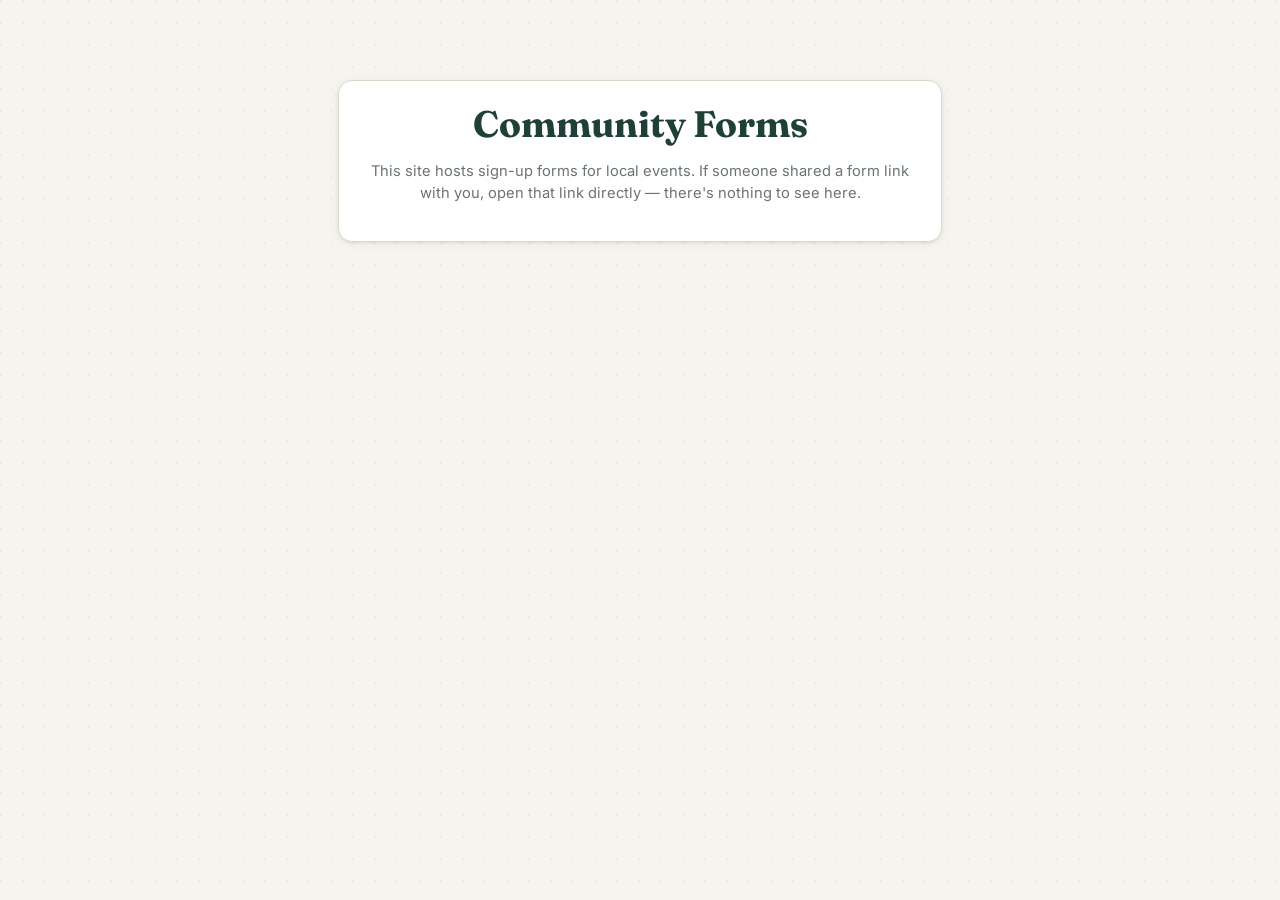
<file: index.html>
<!-- Community Forms — https://github.com/YOUR_GITHUB_USERNAME/YOUR_REPO_NAME — MIT License -->
<!DOCTYPE html>
<html lang="en">
<head>
<meta charset="UTF-8">
<meta name="viewport" content="width=device-width, initial-scale=1">
<meta http-equiv="Cache-Control" content="no-cache, no-store, must-revalidate">
<meta http-equiv="Pragma" content="no-cache">
<meta http-equiv="Expires" content="0">
<title>Community Forms</title>
<meta name="robots" content="noindex">
<link rel="stylesheet" href="assets/style.css">
</head>
<body>
  <div class="wrap center" style="padding-top:80px;">
    <div class="card">
      <h1>Community Forms</h1>
      <p class="muted">This site hosts sign-up forms for local events. If someone shared a form link with you, open that link directly — there's nothing to see here.</p>
    </div>
  </div>
</body>
</html>
</file>
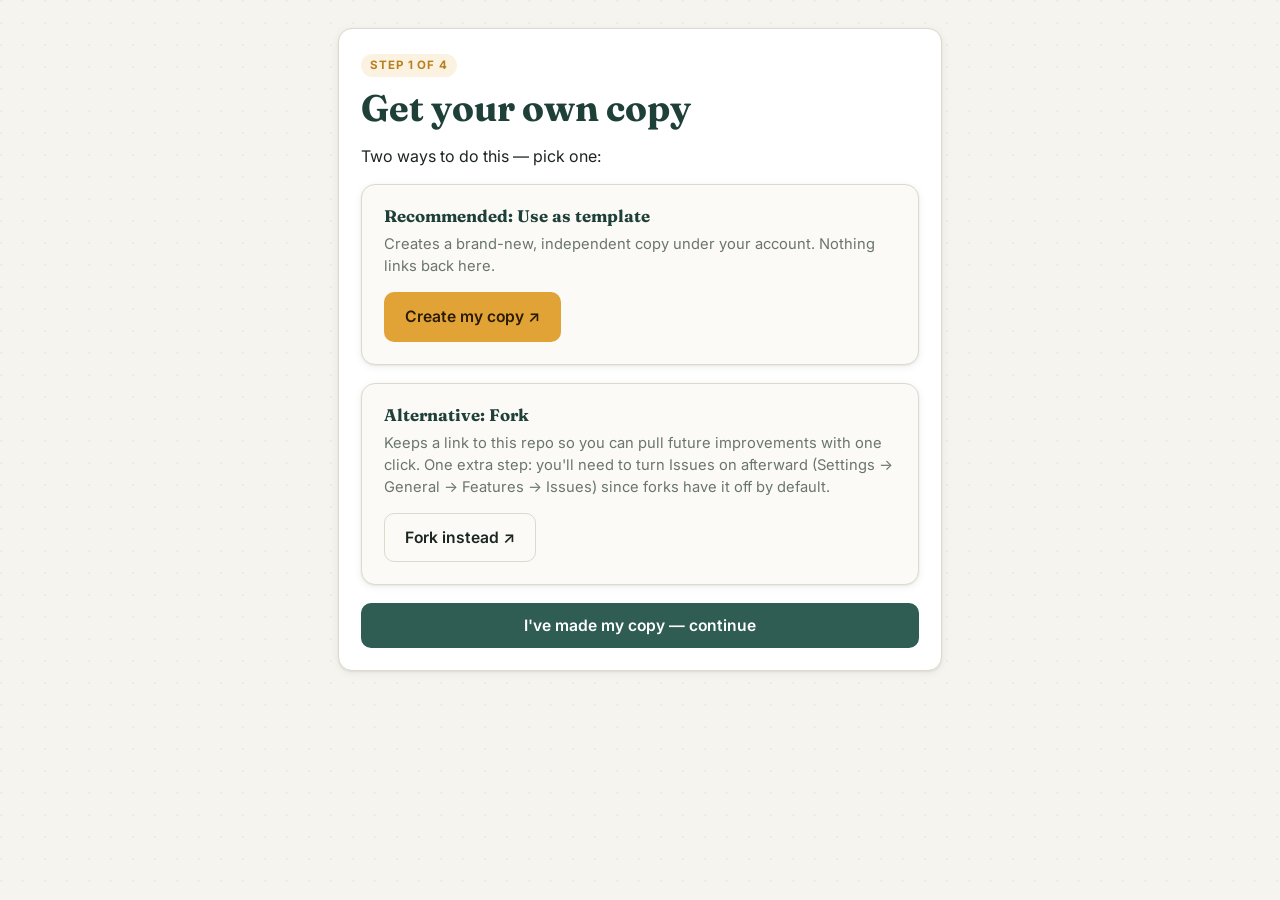
<file: copy.html>
<!-- Community Forms — https://github.com/YOUR_GITHUB_USERNAME/YOUR_REPO_NAME — MIT License -->
<!DOCTYPE html>
<html lang="en">
<head>
<meta charset="UTF-8">
<meta name="viewport" content="width=device-width, initial-scale=1, maximum-scale=1">
<meta http-equiv="Cache-Control" content="no-cache, no-store, must-revalidate">
<meta http-equiv="Pragma" content="no-cache">
<meta http-equiv="Expires" content="0">
<title>Get your own Community Forms</title>
<link rel="stylesheet" href="assets/style.css">
</head>
<body>
<div class="wrap" id="wrap">
  <div class="center" style="padding-top:60px;">
    <div class="spinner spinner-dark" style="margin:0 auto 14px;"></div>
    <p class="muted">Loading…</p>
  </div>
</div>

<script>
function loadAppScript(path) {
  return fetch(`${path}?t=${Date.now()}`, { cache: "no-store" })
    .then(res => {
      if (!res.ok) throw new Error(`Fetching ${path} failed (${res.status})`);
      return res.text();
    })
    .then(code => new Promise((resolve, reject) => {
      const script = document.createElement("script");
      script.textContent = code;
      script.onerror = () => reject(new Error(`${path} failed to execute`));
      document.head.appendChild(script); // executes synchronously, exactly like a normal <script> tag
      resolve();
    }));
}
</script>
<script>
const wrap = document.getElementById("wrap");
let TEMPLATE_OWNER, TEMPLATE_REPO; // set once github.js has loaded, see bottom of file
let step = 1;
let state = { username: "", repoName: "", adminToken: "" };

function renderStep() {
  if (step === 1) return renderStep1();
  if (step === 2) return renderStep2();
  if (step === 3) return renderStep3();
  if (step === 4) return renderStep4();
}

function stepShell(title, eyebrow, bodyHtml) {
  wrap.innerHTML = `
    <div class="card">
      <span class="eyebrow">${eyebrow}</span>
      <h1>${title}</h1>
      ${bodyHtml}
    </div>`;
}

/* Step 1: get your own copy */
function renderStep1() {
  stepShell("Get your own copy", "Step 1 of 4", `
    <p>Two ways to do this — pick one:</p>
    <div class="card" style="background:#fbfaf6;">
      <h3>Recommended: Use as template</h3>
      <p class="muted">Creates a brand-new, independent copy under your account. Nothing links back here.</p>
      <a class="btn btn-marigold" href="https://github.com/${TEMPLATE_OWNER}/${TEMPLATE_REPO}/generate" target="_blank" rel="noopener">Create my copy ↗</a>
    </div>
    <div class="card" style="background:#fbfaf6;">
      <h3>Alternative: Fork</h3>
      <p class="muted">Keeps a link to this repo so you can pull future improvements with one click. One extra step: you'll need to turn Issues on afterward (Settings → General → Features → Issues) since forks have it off by default.</p>
      <a class="btn btn-ghost" href="https://github.com/${TEMPLATE_OWNER}/${TEMPLATE_REPO}/fork" target="_blank" rel="noopener">Fork instead ↗</a>
    </div>
    <button class="btn btn-primary btn-block" id="next1">I've made my copy — continue</button>
  `);
  document.getElementById("next1").addEventListener("click", () => { step = 2; renderStep(); });
}

/* Step 2: username + repo name, then Pages instructions */
function renderStep2() {
  stepShell("Turn on GitHub Pages", "Step 2 of 4", `
    <div class="field">
      <label for="usernameInput">Your GitHub username</label>
      <input type="text" id="usernameInput" value="${escapeHtml(state.username)}" placeholder="e.g. janedoe">
    </div>
    <div class="field">
      <label for="repoNameInput">Your new repo's name</label>
      <input type="text" id="repoNameInput" value="${escapeHtml(state.repoName)}">
    </div>
    <div id="pagesLinkArea"></div>
    <ol style="padding-left:20px;">
      <li>Open the Pages settings link above.</li>
      <li>Under "Build and deployment", set Source to "Deploy from a branch".</li>
      <li>Branch: <strong>main</strong>, folder: <strong>/ (root)</strong>. Save.</li>
    </ol>
    <div class="btn-row">
      <button class="btn btn-ghost" id="back2">← Back</button>
      <button class="btn btn-primary" id="next2">Done — continue</button>
    </div>
  `);
  const update = () => {
    state.username = document.getElementById("usernameInput").value.trim();
    state.repoName = document.getElementById("repoNameInput").value.trim();
    const area = document.getElementById("pagesLinkArea");
    if (state.username && state.repoName) {
      area.innerHTML = `<p><a class="btn btn-marigold" href="https://github.com/${state.username}/${state.repoName}/settings/pages" target="_blank" rel="noopener">Open Pages settings ↗</a></p>`;
    } else {
      area.innerHTML = `<p class="muted">Fill in both fields above to get a direct link.</p>`;
    }
  };
  document.getElementById("usernameInput").addEventListener("input", update);
  document.getElementById("repoNameInput").addEventListener("input", update);
  update();
  document.getElementById("back2").addEventListener("click", () => { step = 1; renderStep(); });
  document.getElementById("next2").addEventListener("click", () => {
    if (!state.username || !state.repoName) { alert("Fill in your username and repo name first."); return; }
    step = 3; renderStep();
  });
}

/* Step 3: admin token */
function renderStep3() {
  const tokenUrl = "https://github.com/settings/tokens/new?scopes=public_repo&description=Community%20Forms%20Admin&default_expires_at=none";
  stepShell("Create your admin token", "Step 3 of 4", `
    <p>This lets <em>you</em> publish forms later. It's never shared publicly.</p>
    <p><a class="btn btn-marigold" href="${tokenUrl}" target="_blank" rel="noopener">Open GitHub to create my token ↗</a></p>
    <div class="field">
      <label for="adminTokenInput">Paste it here</label>
      <input type="text" id="adminTokenInput" placeholder="ghp_...">
    </div>
    <div id="step3Error"></div>
    <div class="btn-row">
      <button class="btn btn-ghost" id="back3">← Back</button>
      <button class="btn btn-primary" id="next3">Continue</button>
    </div>
  `);
  document.getElementById("back3").addEventListener("click", () => { step = 2; renderStep(); });
  document.getElementById("next3").addEventListener("click", async () => {
    const val = document.getElementById("adminTokenInput").value.trim();
    const errEl = document.getElementById("step3Error");
    errEl.innerHTML = "";
    if (!val) { errEl.innerHTML = `<div class="banner banner-error">Paste your token first.</div>`; return; }
    const check = await ghCheckToken(val);
    if (!check.ok) { errEl.innerHTML = `<div class="banner banner-error">That token didn't work.</div>`; return; }
    state.adminToken = val;
    step = 4; renderStep();
  });
}

/* Step 4: guest submission token, then commit config.js */
function renderStep4() {
  const subTokenUrl = `https://github.com/settings/personal-access-tokens/new?name=community-forms-submissions&description=Lets+the+public+form+pages+create+GitHub+Issues+for+responses.+Issues-only+%E2%80%94+no+code+access.&expires_in=none&issues=write`;
  stepShell("Create the guest submission token", "Step 4 of 4", `
    <p>This one is different — it'll be visible in your site's code, so it's limited to only opening GitHub Issues.</p>
    <p><a class="btn btn-marigold" href="${subTokenUrl}" target="_blank" rel="noopener">Open GitHub to create it ↗</a></p>
    <ol style="padding-left:20px;">
      <li>Confirm Resource owner is you.</li>
      <li>Repository access → "Only select repositories" → pick <strong>${escapeHtml(state.repoName)}</strong>.</li>
      <li>Confirm "Issues" shows Read and write, generate, and copy it.</li>
    </ol>
    <div class="field">
      <label for="subTokenInput">Paste it here</label>
      <input type="text" id="subTokenInput" placeholder="github_pat_...">
    </div>
    <div id="step4Error"></div>
    <div class="btn-row">
      <button class="btn btn-ghost" id="back4">← Back</button>
      <button class="btn btn-primary" id="finishBtn">Finish setup</button>
    </div>
  `);
  document.getElementById("back4").addEventListener("click", () => { step = 3; renderStep(); });
  document.getElementById("finishBtn").addEventListener("click", () => finishSetup());
}

async function finishSetup() {
  const subToken = document.getElementById("subTokenInput").value.trim();
  const errEl = document.getElementById("step4Error");
  errEl.innerHTML = "";
  if (!subToken) { errEl.innerHTML = `<div class="banner banner-error">Paste the submission token first.</div>`; return; }
  const subCheck = await ghCheckToken(subToken);
  if (!subCheck.ok) { errEl.innerHTML = `<div class="banner banner-error">That token didn't work — make sure you copied the whole thing, with no extra spaces.</div>`; return; }

  const btn = document.getElementById("finishBtn");
  btn.disabled = true;
  btn.innerHTML = `<span class="spinner"></span> Saving…`;
  try {
    const sha = await ghGetSha(state.username, state.repoName, "assets/config.js", state.adminToken);
    const newContent = `window.SITE_CONFIG = {\n  SUBMISSION_TOKEN: "${scrambleToken(subToken)}",\n};\n`;
    await ghPutContent(state.username, state.repoName, "assets/config.js", utf8ToBase64(newContent), "Configure guest submission token", state.adminToken, sha);

    localStorage.setItem("cf_admin_token", state.adminToken);
    wrap.innerHTML = `
      <div class="card center">
        <h1>All set!</h1>
        <p>Your site will rebuild in about a minute. Then head to your own admin page to start creating forms:</p>
        <p><a class="btn btn-primary" href="https://${state.username}.github.io/${state.repoName}/admin.html" target="_blank" rel="noopener">Open my admin page ↗</a></p>
        <p class="muted">Bookmark that link — it's not listed anywhere on your public site.</p>
      </div>`;
  } catch (e) {
    btn.disabled = false;
    btn.textContent = "Finish setup";
    if (e.unblockUrl) {
      errEl.innerHTML = `<div class="banner banner-error">
        GitHub flagged this as a possible secret.
        <a href="${e.unblockUrl}" target="_blank" rel="noopener">Click here to allow it</a>, then press Finish again.
      </div>`;
    } else {
      errEl.innerHTML = `<div class="banner banner-error">Something went wrong — ${escapeHtml(e.message || "unknown error")}.</div>`;
    }
  }
}

(async function start() {
  try {
    await loadAppScript("assets/github.js");
    const templateDetected = detectOwnerRepo();
    TEMPLATE_OWNER = templateDetected?.owner;
    TEMPLATE_REPO = templateDetected?.repo;
    state.repoName = TEMPLATE_REPO || "";
    renderStep();
  } catch (e) {
    console.error("Startup failed:", e);
    wrap.innerHTML = `<div class="card center"><h1>Couldn't start the page</h1>
      <p class="muted">${e.message || "Unknown error"}</p>
      <p class="muted">Check that this URL loads real JavaScript (not a 404 page):
      <a href="assets/github.js">assets/github.js</a></p></div>`;
  }
})();
</script>
</body>
</html>
</file>
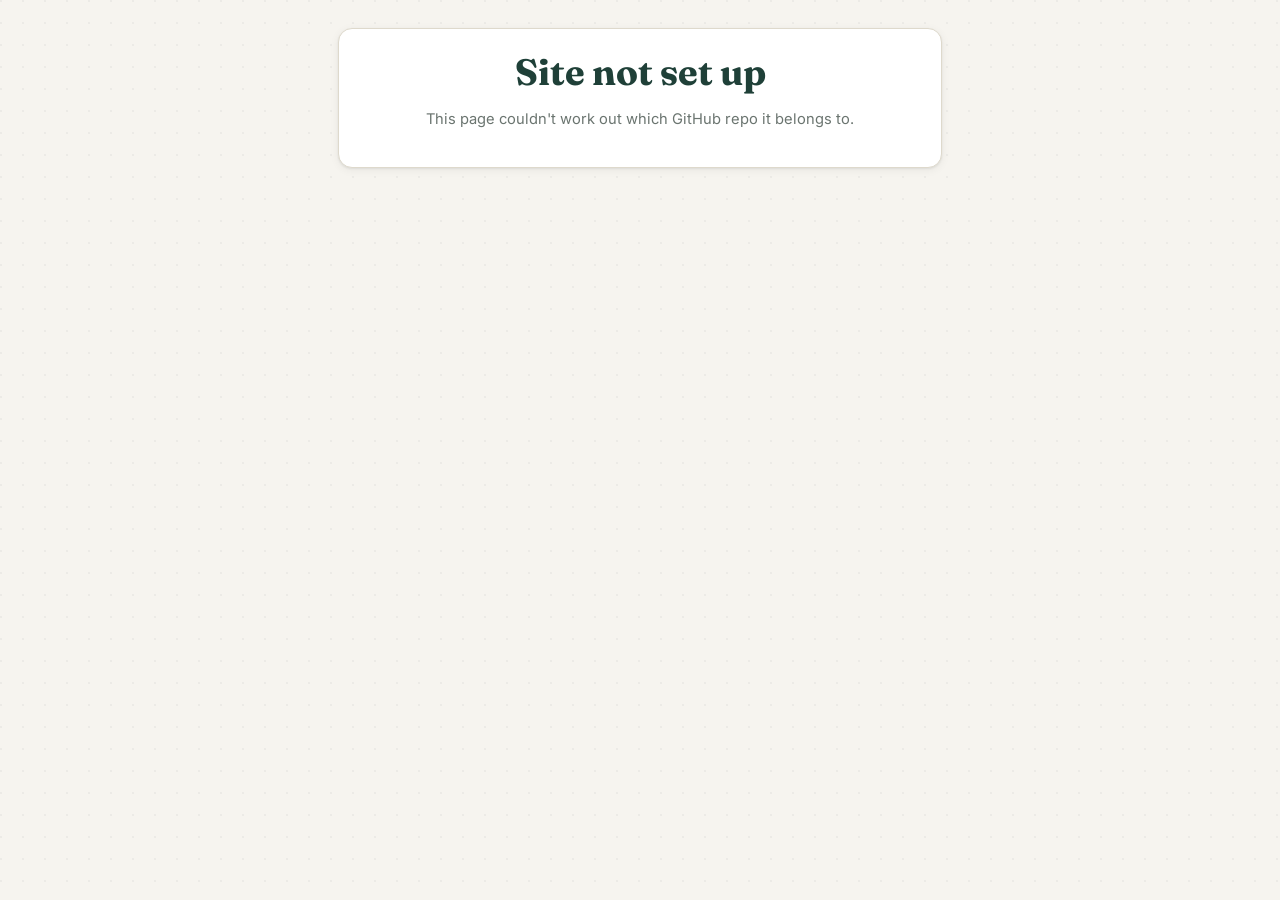
<file: form.html>
<!-- Community Forms — https://github.com/YOUR_GITHUB_USERNAME/YOUR_REPO_NAME — MIT License -->
<!DOCTYPE html>
<html lang="en">
<head>
<meta charset="UTF-8">
<meta name="viewport" content="width=device-width, initial-scale=1, maximum-scale=1">
<meta http-equiv="Cache-Control" content="no-cache, no-store, must-revalidate">
<meta http-equiv="Pragma" content="no-cache">
<meta http-equiv="Expires" content="0">
<title>Form</title>
<meta name="robots" content="noindex">
<link rel="stylesheet" href="assets/style.css">
</head>
<body>
<div class="wrap" id="wrap">
  <div class="center" style="padding-top:60px;">
    <div class="spinner spinner-dark" style="margin:0 auto 14px;"></div>
    <p class="muted">Loading form…</p>
  </div>
</div>

<script>
// Fetch github.js fresh every single load instead of a cacheable <script src> —
// this is the app's real logic, and it must never be able to go stale the way
// a plain script tag can when GitHub Pages' CDN or the browser holds onto an
// old copy.
function loadAppScript(path) {
  return fetch(`${path}?t=${Date.now()}`, { cache: "no-store" })
    .then(res => {
      if (!res.ok) throw new Error(`Fetching ${path} failed (${res.status})`);
      return res.text();
    })
    .then(code => new Promise((resolve, reject) => {
      const script = document.createElement("script");
      script.textContent = code;
      script.onerror = () => reject(new Error(`${path} failed to execute`));
      document.head.appendChild(script); // executes synchronously, exactly like a normal <script> tag
      resolve();
    }));
}
</script>
<script>
const wrap = document.getElementById("wrap");
const params = new URLSearchParams(location.search);
const formId = (params.get("form") || "").trim();
let OWNER, REPO; // set once github.js has loaded, see bottom of file
const pageLoadedAt = Date.now();
const MAX_TEXT_LEN_CEILING = 20000; // hard ceiling regardless of what a form author sets
let submissionToken = null; // fetched fresh below — never cached via a <script> tag

function renderError(title, msg) {
  wrap.innerHTML = `
    <div class="card center">
      <h1>${escapeHtml(title)}</h1>
      <p class="muted">${escapeHtml(msg)}</p>
    </div>`;
}

async function loadForm() {
  if (!OWNER || !REPO) return renderError("Site not set up", "This page couldn't work out which GitHub repo it belongs to.");
  if (!formId) return renderError("No form specified", "This link is missing its form ID.");
  try {
    // Read straight from GitHub's live API (not a CDN) so edits/closes/reopens
    // show up immediately instead of waiting on caching we can't control.
    const [formResult, token] = await Promise.all([
      ghGetJson(OWNER, REPO, `forms/${formId}.json`, null),
      fetchSubmissionToken(OWNER, REPO),
    ]);
    if (!formResult) return renderError("Form not found", "This form doesn't exist or may have been removed.");
    submissionToken = token;
    renderForm(formResult.data);
  } catch (e) {
    renderError("Couldn't load this form", "Check your connection and try reloading the page.");
  }
}

function imageUrl(block) {
  if (block.externalUrl) return block.externalUrl;
  if (block.path) return `https://cdn.jsdelivr.net/gh/${OWNER}/${REPO}@main/${block.path}`;
  return "";
}

/** Blocks with no answer: static text and images. Returns HTML or "" if this isn't one. */
function nonInputBlock(f) {
  if (f.type === "static_text") {
    return `<div class="field"><p style="white-space:pre-wrap;">${escapeHtml(f.text || "")}</p></div>`;
  }
  if (f.type === "image") {
    const url = imageUrl(f);
    if (!url) return "";
    return `<div class="field"><img src="${escapeHtml(url)}" alt="${escapeHtml(f.alt || "")}" style="max-width:100%; border-radius:10px; display:block;"></div>`;
  }
  return "";
}

function fieldControl(f) {
  const nonInput = nonInputBlock(f);
  if (nonInput) return nonInput;

  const req = f.required ? `<span class="required-mark">*</span>` : "";
  const label = `<label for="${f.id}">${escapeHtml(f.label)}${req}</label>`;

  if (f.type === "text" || f.type === "textarea") {
    const max = Math.min(f.maxLength || 500, MAX_TEXT_LEN_CEILING);
    const tag = f.type === "textarea"
      ? `<textarea id="${f.id}" name="${f.id}" maxlength="${max}" ${f.required ? "required" : ""}></textarea>`
      : `<input type="text" id="${f.id}" name="${f.id}" maxlength="${max}" ${f.required ? "required" : ""}>`;
    return `<div class="field">${label}${tag}<div class="charcount" data-for="${f.id}">0 / ${max}</div></div>`;
  }
  if (f.type === "email") {
    return `<div class="field">${label}<input type="email" id="${f.id}" name="${f.id}" maxlength="254" ${f.required ? "required" : ""}></div>`;
  }
  if (f.type === "number") {
    return `<div class="field">${label}<input type="number" id="${f.id}" name="${f.id}" ${f.required ? "required" : ""}></div>`;
  }
  if (f.type === "date") {
    return `<div class="field">${label}<input type="date" id="${f.id}" name="${f.id}" ${f.required ? "required" : ""}></div>`;
  }
  if (f.type === "select") {
    const opts = (f.options || []).map(o => `<option value="${escapeHtml(o)}">${escapeHtml(o)}</option>`).join("");
    return `<div class="field">${label}<select id="${f.id}" name="${f.id}" ${f.required ? "required" : ""}>
      <option value="" disabled selected>Choose…</option>${opts}</select></div>`;
  }
  if (f.type === "radio") {
    const opts = (f.options || []).map((o, i) =>
      `<label><input type="radio" name="${f.id}" value="${escapeHtml(o)}" ${f.required && i === 0 ? "required" : ""}> ${escapeHtml(o)}</label>`
    ).join("");
    return `<div class="field"><fieldset style="border:none;padding:0;margin:0;"><legend>${escapeHtml(f.label)}${req}</legend>
      <div class="choice-list">${opts}</div></fieldset></div>`;
  }
  if (f.type === "checkbox") {
    const opts = (f.options || []).map(o =>
      `<label><input type="checkbox" name="${f.id}" value="${escapeHtml(o)}"> ${escapeHtml(o)}</label>`
    ).join("");
    return `<div class="field"><fieldset style="border:none;padding:0;margin:0;"><legend>${escapeHtml(f.label)}${req}</legend>
      <div class="choice-list">${opts}</div></fieldset></div>`;
  }
  return "";
}

function renderForm(form) {
  if (form.closed) {
    wrap.innerHTML = `
      <div class="card center">
        <h1>${escapeHtml(form.title)}</h1>
        <p class="banner banner-info" style="display:inline-block;">This form is no longer accepting responses.</p>
      </div>`;
    return;
  }

  const fieldsHtml = (form.fields || []).map(fieldControl).join("");

  wrap.innerHTML = `
    <div class="card">
      <h1>${escapeHtml(form.title)}</h1>
      ${form.description ? `<p class="muted">${escapeHtml(form.description)}</p>` : ""}
      <div id="errorBanner"></div>
      <form id="respForm" novalidate>
        ${fieldsHtml}
        <!-- honeypot: real people never fill this in -->
        <div class="hp-field" aria-hidden="true">
          <label for="hp_website">Leave this field blank</label>
          <input type="text" id="hp_website" name="hp_website" tabindex="-1" autocomplete="off">
        </div>
        <button type="submit" class="btn btn-primary btn-block" id="submitBtn">Submit</button>
      </form>
    </div>
    <p class="muted center">Powered by a plain static page — no account needed.</p>
  `;

  document.querySelectorAll("textarea[maxlength], input[maxlength]").forEach(el => {
    const counter = document.querySelector(`.charcount[data-for="${el.id}"]`);
    if (!counter) return;
    const max = el.getAttribute("maxlength");
    const update = () => counter.textContent = `${el.value.length} / ${max}`;
    el.addEventListener("input", update);
    update();
  });

  document.getElementById("respForm").addEventListener("submit", (e) => onSubmit(e, form));
}

function collectAnswers(form) {
  const lines = [];
  for (const f of form.fields || []) {
    if (f.type === "static_text" || f.type === "image") continue; // not answerable
    let value = "";
    if (f.type === "checkbox") {
      const checked = Array.from(document.querySelectorAll(`input[name="${f.id}"]:checked`)).map(i => i.value);
      value = checked.join(", ");
    } else if (f.type === "radio") {
      const sel = document.querySelector(`input[name="${f.id}"]:checked`);
      value = sel ? sel.value : "";
    } else {
      const el = document.getElementById(f.id);
      value = el ? el.value.trim() : "";
    }
    if (f.required && !value) {
      throw { fieldId: f.id, message: `Please fill in "${f.label}".` };
    }
    lines.push(`**${f.label}**\n${value || "_(no answer)_"}`);
  }
  return lines.join("\n\n");
}

async function onSubmit(e, form) {
  e.preventDefault();
  const errorBanner = document.getElementById("errorBanner");
  errorBanner.innerHTML = "";

  // Honeypot: if filled, silently pretend success (don't tip off bots).
  const hp = document.getElementById("hp_website").value;

  // Basic timing check: real humans take at least a couple seconds.
  const tooFast = Date.now() - pageLoadedAt < 1500;

  let body;
  try {
    body = collectAnswers(form);
  } catch (err) {
    errorBanner.innerHTML = `<div class="banner banner-error">${escapeHtml(err.message)}</div>`;
    document.getElementById(err.fieldId)?.focus();
    return;
  }

  const btn = document.getElementById("submitBtn");
  btn.disabled = true;
  btn.innerHTML = `<span class="spinner"></span> Submitting…`;

  if (hp || tooFast) {
    // Quietly no-op for likely-bot traffic, but still show success so we
    // don't reveal the detection to whatever is submitting.
    setTimeout(() => showConfirmation(form), 500);
    return;
  }

  if (!submissionToken) {
    btn.disabled = false;
    btn.textContent = "Submit";
    errorBanner.innerHTML = `<div class="banner banner-error">Couldn't reach the site's configuration. Please reload the page and try again.</div>`;
    return;
  }

  try {
    const title = `[${form.title}] response — ${new Date().toISOString()}`;
    await ghCreateIssue(OWNER, REPO, title, body, [formId], submissionToken);
    showConfirmation(form);
  } catch (err) {
    console.error("Form submission failed:", err);
    btn.disabled = false;
    btn.textContent = "Submit";
    errorBanner.innerHTML = `<div class="banner banner-error">Something went wrong sending your response. Please try again in a moment. (If this keeps happening, the site owner can check the browser console for details.)</div>`;
  }
}

function showConfirmation(form) {
  wrap.innerHTML = `
    <div class="card center">
      <h1>Thanks!</h1>
      <p>Your response to <strong>${escapeHtml(form.title)}</strong> was recorded.</p>
      <button class="btn btn-ghost" onclick="location.reload()">Submit another response</button>
    </div>`;
}

(async function start() {
  try {
    await loadAppScript("assets/github.js");
    const detected = detectOwnerRepo();
    OWNER = detected?.owner;
    REPO = detected?.repo;
    loadForm();
  } catch (e) {
    console.error("Startup failed:", e);
    wrap.innerHTML = `<div class="card center"><h1>Couldn't start the page</h1>
      <p class="muted">${e.message || "Unknown error"}</p>
      <p class="muted">Check that this URL loads real JavaScript (not a 404 page):
      <a href="assets/github.js">assets/github.js</a></p></div>`;
  }
})();
</script>
</body>
</html>
</file>
<file: assets/style.css>
/* Community Forms — https://github.com/YOUR_GITHUB_USERNAME/YOUR_REPO_NAME — MIT License */
/* ============================================================
   Community Forms — shared styles
   Palette: ink navy text, chalkboard-green surface accents,
   marigold + berry for actions, soft paper background.
   ============================================================ */

@import url('https://fonts.googleapis.com/css2?family=Fraunces:opsz,wght@9..144,500;9..144,700&family=Inter:wght@400;500;600;700&display=swap');

:root {
  --ink: #1c2521;
  --paper: #f6f4ef;
  --card: #ffffff;
  --line: #ded9cc;
  --green: #2f5d53;
  --green-dark: #1f4038;
  --marigold: #e2a336;
  --marigold-dark: #b97f1f;
  --berry: #b34a5b;
  --muted: #6b7570;
  --radius: 14px;
  --shadow: 0 2px 10px rgba(28, 37, 33, 0.06), 0 1px 2px rgba(28, 37, 33, 0.08);
  --focus: #2f5d53;
}

* { box-sizing: border-box; }

html { -webkit-text-size-adjust: 100%; }

body {
  margin: 0;
  background: var(--paper);
  background-image:
    radial-gradient(circle at 1px 1px, rgba(28,37,33,0.045) 1px, transparent 0);
  background-size: 22px 22px;
  color: var(--ink);
  font-family: 'Inter', system-ui, -apple-system, 'Segoe UI', sans-serif;
  line-height: 1.5;
  -webkit-font-smoothing: antialiased;
  min-height: 100vh;
}

h1, h2, h3 {
  font-family: 'Fraunces', Georgia, serif;
  font-weight: 700;
  line-height: 1.15;
  margin: 0 0 0.4em;
  color: var(--green-dark);
}

h1 { font-size: clamp(1.6rem, 4.5vw, 2.3rem); }
h2 { font-size: clamp(1.25rem, 3.5vw, 1.6rem); }
h3 { font-size: 1.05rem; }

p { margin: 0 0 1em; color: var(--ink); }
.muted { color: var(--muted); font-size: 0.92rem; }

a { color: var(--green); }

.wrap {
  max-width: 640px;
  margin: 0 auto;
  padding: 28px 18px 60px;
}

.wrap--wide { max-width: 880px; }

.card {
  background: var(--card);
  border: 1px solid var(--line);
  border-radius: var(--radius);
  box-shadow: var(--shadow);
  padding: 22px;
  margin-bottom: 18px;
}

.eyebrow {
  display: inline-block;
  font-size: 0.72rem;
  letter-spacing: 0.08em;
  text-transform: uppercase;
  font-weight: 700;
  color: var(--marigold-dark);
  background: rgba(226, 163, 54, 0.14);
  padding: 3px 9px;
  border-radius: 999px;
  margin-bottom: 10px;
}

/* Buttons */
.btn {
  display: inline-flex;
  align-items: center;
  justify-content: center;
  gap: 8px;
  font-family: inherit;
  font-size: 0.98rem;
  font-weight: 600;
  padding: 12px 20px;
  border-radius: 10px;
  border: 1px solid transparent;
  cursor: pointer;
  text-decoration: none;
  transition: transform 0.06s ease, box-shadow 0.15s ease, opacity 0.15s ease;
  min-height: 44px;
}
.btn:active { transform: translateY(1px); }
.btn:focus-visible {
  outline: 3px solid var(--focus);
  outline-offset: 2px;
}
.btn:disabled { opacity: 0.55; cursor: not-allowed; }

.btn-primary { background: var(--green); color: #fff; }
.btn-primary:hover { background: var(--green-dark); }

.btn-marigold { background: var(--marigold); color: #2a1c04; }
.btn-marigold:hover { background: var(--marigold-dark); color: #fff; }

.btn-ghost {
  background: transparent;
  border-color: var(--line);
  color: var(--ink);
}
.btn-ghost:hover { border-color: var(--green); color: var(--green); }

.btn-danger { background: #fff; border-color: var(--berry); color: var(--berry); }
.btn-danger:hover { background: var(--berry); color: #fff; }

.btn-block { width: 100%; }
.btn-row { display: flex; gap: 10px; flex-wrap: wrap; }

/* Form elements */
.field { margin-bottom: 20px; }

.field label,
.field legend {
  display: block;
  font-weight: 600;
  margin-bottom: 6px;
  padding: 0;
}

.field .hint { font-size: 0.85rem; color: var(--muted); margin-top: 4px; }

.required-mark { color: var(--berry); margin-left: 3px; }

input[type="text"],
input[type="email"],
input[type="number"],
input[type="date"],
input[type="time"],
textarea,
select {
  width: 100%;
  font: inherit;
  font-size: 1rem;
  padding: 11px 12px;
  border: 1px solid var(--line);
  border-radius: 10px;
  background: #fff;
  color: var(--ink);
}

textarea { resize: vertical; min-height: 96px; }

input:focus-visible,
textarea:focus-visible,
select:focus-visible {
  outline: 3px solid var(--focus);
  outline-offset: 1px;
  border-color: var(--green);
}

.choice-list { display: flex; flex-direction: column; gap: 8px; }
.choice-list label {
  display: flex;
  align-items: center;
  gap: 10px;
  font-weight: 500;
  border: 1px solid var(--line);
  border-radius: 10px;
  padding: 10px 12px;
  cursor: pointer;
  background: #fff;
}
.choice-list input { width: 18px; height: 18px; flex-shrink: 0; accent-color: var(--green); }

.charcount { text-align: right; font-size: 0.8rem; color: var(--muted); margin-top: 4px; }

/* honeypot — visually hidden but present in DOM/tab order excluded */
.hp-field {
  position: absolute;
  left: -9999px;
  width: 1px;
  height: 1px;
  overflow: hidden;
}

/* Top bar */
.topbar {
  display: flex;
  align-items: center;
  justify-content: space-between;
  gap: 12px;
  margin-bottom: 22px;
  flex-wrap: wrap;
}

/* QR block */
.qr-block {
  display: flex;
  gap: 16px;
  align-items: center;
  flex-wrap: wrap;
}
.qr-block canvas, .qr-block img {
  border-radius: 10px;
  border: 1px solid var(--line);
  background: #fff;
  padding: 6px;
}

/* Status banners */
.banner {
  border-radius: 10px;
  padding: 12px 14px;
  font-size: 0.92rem;
  margin-bottom: 16px;
}
.banner-error { background: #fbeaec; color: #7a2436; border: 1px solid #f0c3cb; }
.banner-ok { background: #eaf3ea; color: var(--green-dark); border: 1px solid #cfe4cc; }
.banner-info { background: #fdf3e2; color: #7a5716; border: 1px solid #f2ddad; }

/* Empty state */
.empty {
  text-align: center;
  padding: 40px 20px;
  color: var(--muted);
}

/* Form list rows */
.form-row {
  display: flex;
  justify-content: space-between;
  align-items: center;
  gap: 12px;
  padding: 14px 0;
  border-bottom: 1px solid var(--line);
  flex-wrap: wrap;
}
.form-row:last-child { border-bottom: none; }
.form-row-title { font-weight: 600; }
.pill {
  font-size: 0.72rem;
  font-weight: 700;
  text-transform: uppercase;
  letter-spacing: 0.04em;
  padding: 2px 8px;
  border-radius: 999px;
  background: rgba(47, 93, 83, 0.12);
  color: var(--green-dark);
}
.pill-closed { background: rgba(179, 74, 91, 0.12); color: var(--berry); }

/* Builder */
.builder-field {
  border: 1px dashed var(--line);
  border-radius: 12px;
  padding: 16px;
  margin-bottom: 14px;
  background: #fbfaf6;
}
.builder-field-head {
  display: flex;
  justify-content: space-between;
  align-items: center;
  gap: 8px;
  margin-bottom: 10px;
}
.icon-btn {
  background: none;
  border: 1px solid var(--line);
  border-radius: 8px;
  width: 32px;
  height: 32px;
  cursor: pointer;
  font-size: 0.95rem;
  line-height: 1;
}
.icon-btn:hover { border-color: var(--green); }

.option-row { display: flex; gap: 8px; margin-bottom: 6px; }
.option-row input { flex: 1; }

footer.site-foot {
  text-align: center;
  color: var(--muted);
  font-size: 0.82rem;
  padding: 30px 0 10px;
}

.center { text-align: center; }
.stack { display: flex; flex-direction: column; gap: 10px; }
.mt-0 { margin-top: 0; }
.mb-0 { margin-bottom: 0; }

/* Loading spinner */
.spinner {
  width: 20px; height: 20px;
  border: 3px solid rgba(255,255,255,0.4);
  border-top-color: #fff;
  border-radius: 50%;
  animation: spin 0.7s linear infinite;
}
.spinner-dark { border: 3px solid rgba(47,93,83,0.2); border-top-color: var(--green); }
@keyframes spin { to { transform: rotate(360deg); } }

@media (max-width: 480px) {
  .wrap { padding: 18px 14px 50px; }
  .card { padding: 16px; }
}
</file>
